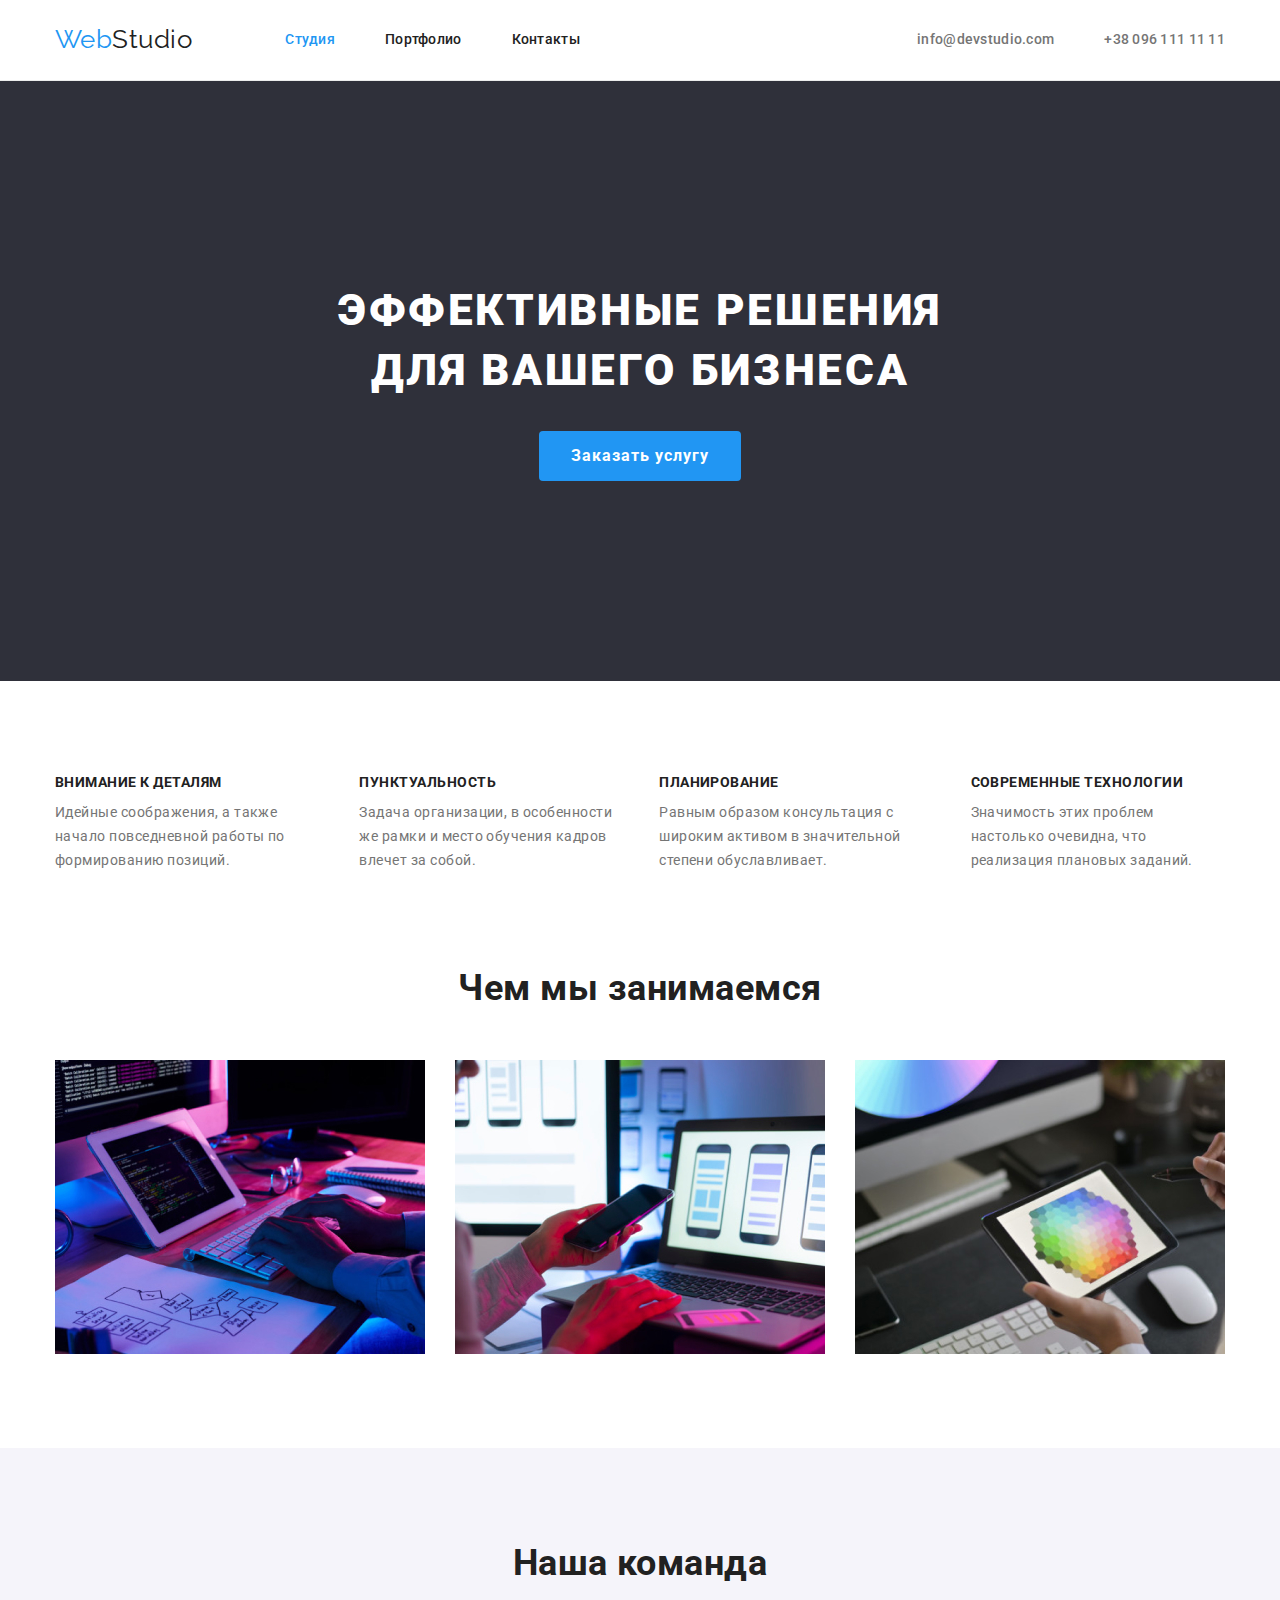
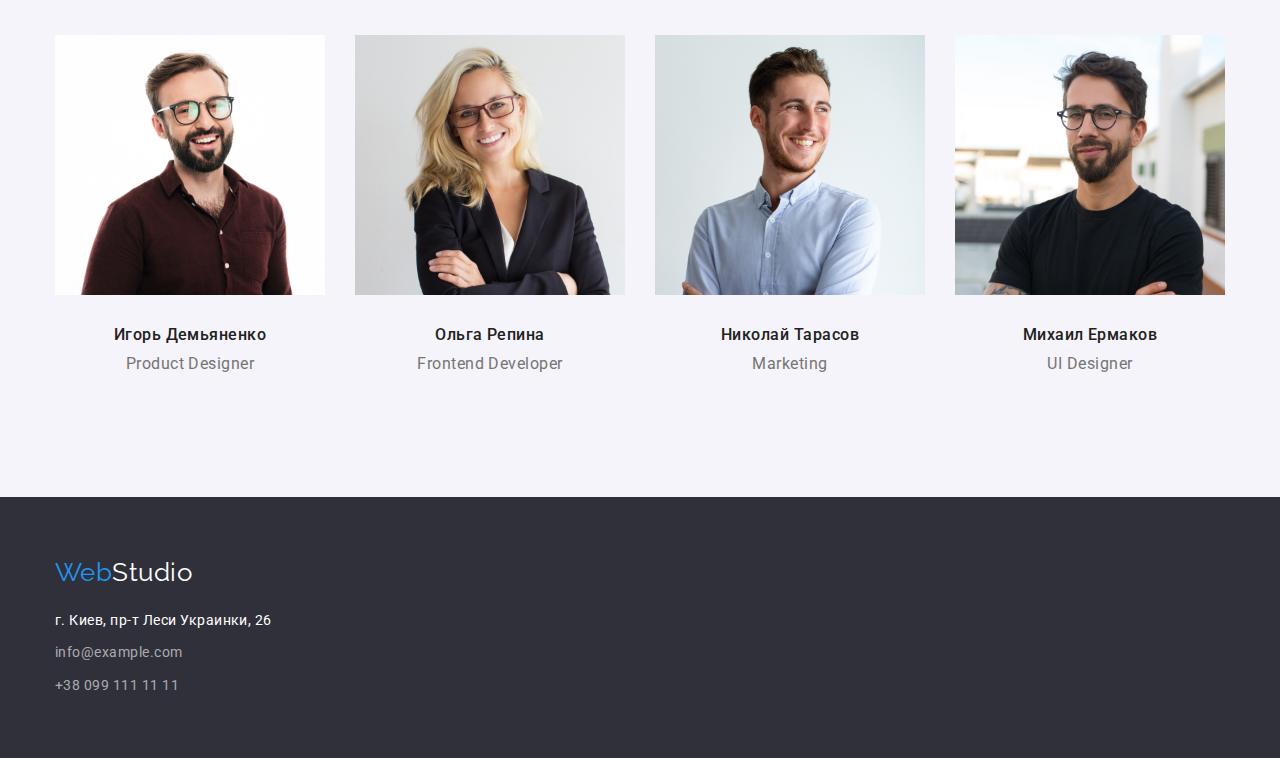
<file: index.html>
<!DOCTYPE html>
<html lang="ru">

<head>
  <meta charset="UTF-8">
  <meta http-equiv="X-UA-Compatible" content="IE=edge">
  <meta name="viewport" content="width=device-width, initial-scale=1.0">
  <title>Document</title>

  <link rel="preconnect" href="https://fonts.googleapis.com">
  <link rel="preconnect" href="https://fonts.gstatic.com" crossorigin>
  <link href="https://fonts.googleapis.com/css2?family=Raleway:wght@700&family=Roboto:wght@400;500;700;900&display=swap"
    rel="stylesheet">

  <link rel="stylesheet" href="./css/modern-normalize.css">
  <link rel="stylesheet" href="./css/styles.css">
</head>

<body class="body">
  <header class="header">
    <div class="container main-nav">
      <nav class="nav">
        <a href="./index.html" class="logo">Web<span class="logo-decor">Studio</span></a>
        <ul class="site-nav list">
          <li class="item"><a href="./index.html" class="link current">Студия</a></li>
          <li class="item"><a href="./portfolio.html" class="link">Портфолио</a></li>
          <li class="item"><a href="" class="link">Контакты</a></li>
        </ul>
      </nav>
      <ul class="contacts-nav list">
        <li class="item"><a href="mailto:info@devstudio.com" class="link">info@devstudio.com</a></li>
        <li class="item"><a href="tel:+380961111111" class="link">+38 096 111 11 11</a></li>
      </ul>
    </div>
  </header>
  <main>
    <!-- Баннер (Герой)-->
    <section class="banner">
      <div class="container">
        <h1 class="banner-name">ЭФФЕКТИВНЫЕ РЕШЕНИЯ <br> ДЛЯ ВАШЕГО БИЗНЕСА</h1>
        <button type="button" class="banner-btn">Заказать услугу</button>
      </div>
    </section>
    <!-- Наши преимущества -->
    <section class="section features-section">
      <div class="container">
        <h2 class="section-title hidden">Наши преимущества</h2>
        <!--Скрыть этот заголовок-->
        <ul class="features list">
          <li class="item">
            <h3 class="features-title">ВНИМАНИЕ К ДЕТАЛЯМ</h3>
            <p class="features-text"> Идейные соображения, а также
              начало повседневной работы по
              формированию позиций.
            </p>
          </li>
          <li class="item">
            <h3 class="features-title">ПУНКТУАЛЬНОСТЬ</h3>
            <p class="features-text"> Задача организации, в особенности
              же рамки и место обучения кадров
              влечет за собой.
            </p>
          </li>
          <li class="item">
            <h3 class="features-title">ПЛАНИРОВАНИЕ</h3>
            <p class="features-text"> Равным образом консультация с
              широким активом в значительной
              степени обуславливает.
            </p>
          </li>
          <li class="item">
            <h3 class="features-title">СОВРЕМЕННЫЕ ТЕХНОЛОГИИ</h3>
            <p class="features-text"> Значимость этих проблем настолько
              очевидна, что реализация плановых
              заданий.
            </p>
          </li>
        </ul>
      </div>
    </section>
    <!-- Чем мы занимаемся -->
    <section class="section">
      <div class="container">
        <h2 class="section-title">Чем мы занимаемся</h2>
        <ul class="activity list">
          <li class="item">
            <img src="./images/comp.jpeg" alt="Человек с компьютером" width="370">
          </li>
          <li class="item">
            <img src="./images/tel.jpeg" alt="Человек с телефоном" width="370">
          </li>
          <li class="item">
            <img src="./images/tablet.jpeg" alt="Человек с планшетом" width="370">
          </li>
        </ul>
      </div>
    </section>
    <!-- Наша команда -->
    <section class="section our-team">
      <div class="container">
        <h2 class="section-title">Наша команда</h2>
        <ul class="person list">
          <li class="item">
            <img src="./images/igor.jpeg" alt="Фотография Игорь Демьяненко" width="270">
            <div class="person-discription">
              <h3 class="person-name">Игорь Демьяненко</h3>
              <p class="person-proffesion">Product Designer</p>
            </div>
          </li>
          <li class="item">
            <img src="./images/olga.jpeg" alt="Фотография Ольга Репина" width="270">
            <div class="person-discription">
              <h3 class="person-name">Ольга Репина</h3>
              <p class="person-proffesion">Frontend Developer</p>
            </div>
          </li>
          <li class="item">
            <img src="./images/nikolaj.jpeg" alt="Фотография Николай Тарасов" width="270">
            <div class="person-discription">
              <h3 class="person-name">Николай Тарасов</h3>
              <p class="person-proffesion">Marketing</p>
            </div>
          </li>
          <li class="item">
            <img src="./images/mikhail.jpeg" alt="Фотография Михаил Ермаков" width="270">
            <div class="person-discription">
              <h3 class="person-name">Михаил Ермаков</h3>
              <p class="person-proffesion">UI Designer</p>
            </div>
          </li>
        </ul>
      </div>
    </section>
  </main>
  <footer class="footer">
    <div class="container">
      <a href="./index.html" class="logo">Web<span class="logo-decor-footer">Studio</span></a>
      <address>
        <ul class="address-list">
          <li class="address-item"><a href="https://goo.gl/maps/SoTXHpnCSXKtqmoF6" class="address-link" target="_blank"
              rel="noopener noreferrer">г. Киев, пр-т Леси Украинки, 26</a></li>
          <li class="address-item"><a href="mailto:info@example.com" class="address-link contact">info@example.com</a>
          </li>
          <li class="address-item"><a href="tel:+380991111111" class="address-link contact">+38 099 111 11 11</a>
          </li>
        </ul>
      </address>
    </div>
  </footer>
</body>

</html>
</file>
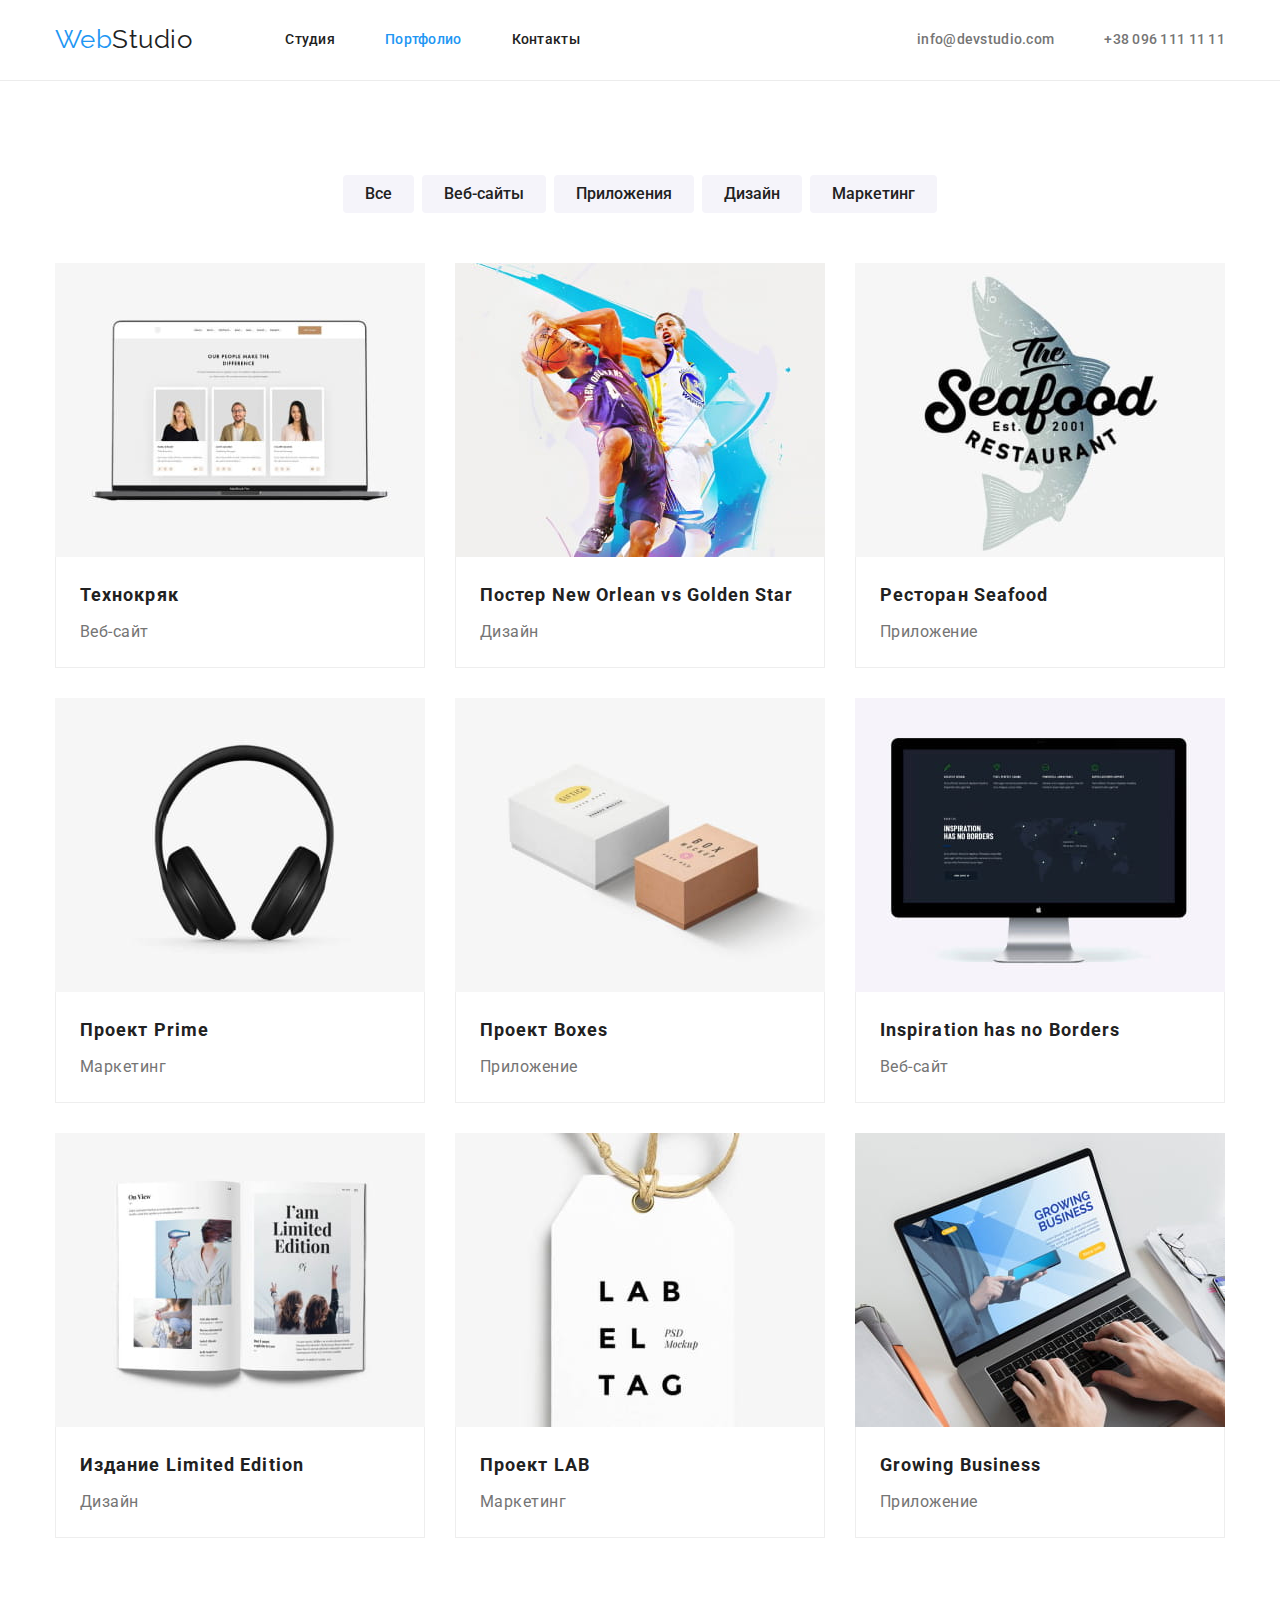
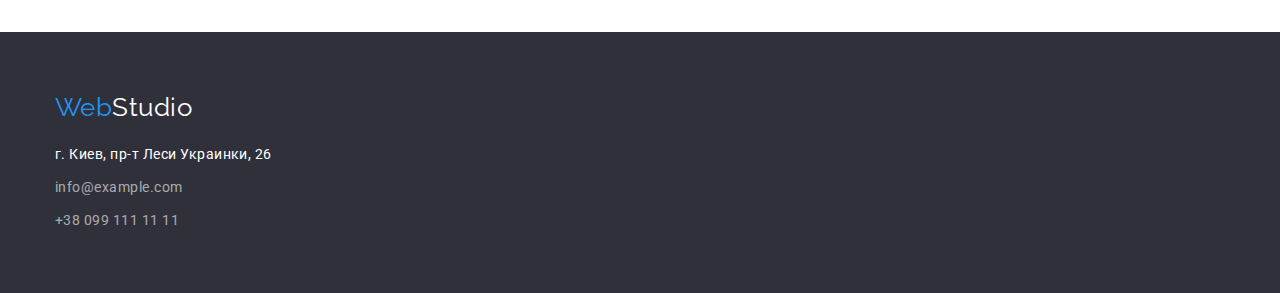
<file: portfolio.html>
<!DOCTYPE html>
<html lang="ru">

<head>
  <meta charset="UTF-8">
  <meta http-equiv="X-UA-Compatible" content="IE=edge">
  <meta name="viewport" content="width=device-width, initial-scale=1.0">
  <title>Document</title>

  <link rel="preconnect" href="https://fonts.googleapis.com">
  <link rel="preconnect" href="https://fonts.gstatic.com" crossorigin>
  <link href="https://fonts.googleapis.com/css2?family=Raleway:wght@700&family=Roboto:wght@400;500;700;900&display=swap"
    rel="stylesheet">

  <link rel="stylesheet" href="./css/modern-normalize.css">
  <link rel="stylesheet" href="./css/styles.css">
</head>

<body class="body">
  <header class="header">
    <div class="container main-nav">
      <nav class="nav">
        <a href="./index.html" class="logo">Web<span class="logo-decor">Studio</span></a>
        <ul class="site-nav list">
          <li class="item"><a href="./index.html" class="link">Студия</a></li>
          <li class="item"><a href="./portfolio.html" class="link current">Портфолио</a></li>
          <li class="item"><a href="" class="link">Контакты</a></li>
        </ul>
      </nav>
      <ul class="contacts-nav list">
        <li class="item"><a href="mailto:info@devstudio.com" class="link">info@devstudio.com</a></li>
        <li class="item"><a href="tel:+380961111111" class="link">+38 096 111 11 11</a></li>
      </ul>
    </div>
  </header>
  <main>
    <section class="section portfolio-section">
      <div class="container">
        <h1 class="section-title hidden">Портфолио</h1><!--Скрытый заголовок-->
        <!--Фильтр из списка кнопок-->
        <ul class="filter list">
          <li class="filter-item"><button type="button" class="btn">Все</button></li>
          <li class="filter-item"><button type="button" class="btn">Веб-сайты</button></li>
          <li class="filter-item"><button type="button" class="btn">Приложения</button></li>
          <li class="filter-item"><button type="button" class="btn">Дизайн</button></li>
          <li class="filter-item"><button type="button" class="btn">Маркетинг</button></li>
        </ul>
        <!--Список наших работ-->
        <ul class="works list">
          <li class="work-item">
            <a href="" class="work-link">
              <img src="./images/portfolio/technokryak.jpeg" alt="Фото сайта на открытом макбуке" width="370"
                height="294">
              <div class="work-frame">
                <h2 class="work-title">Технокряк</h2>
                <p class="work-name">Веб-сайт</p>
              </div>
            </a>
          </li>
          <li class="work-item">
            <a href="" class="work-link">
              <img src="./images/portfolio/poster.jpeg" alt="Фото постера New Orlean vs Golden Star" width="370"
                height="294">
              <div class="work-frame">
                <h2 class="work-title">Постер New Orlean vs Golden Star</h2>
                <p class="work-name">Дизайн</p>
              </div>
            </a>
          </li>
          <li class="work-item">
            <a href="" class="work-link">
              <img src="./images/portfolio/seafood.jpeg" alt="Фото логотипа ресторана " width="370" height="294">
              <div class="work-frame">
                <h2 class="work-title">Ресторан Seafood</h2>
                <p class="work-name">Приложение</p>
              </div>
            </a>
          </li>
          <li class="work-item">
            <a href="" class="work-link">
              <img src="./images/portfolio/prime.jpeg" alt="Фото наушников" width="370" height="294">
              <div class="work-frame">
                <h2 class="work-title">Проект Prime</h2>
                <p class="work-name">Маркетинг</p>
              </div>
            </a>
          </li>
          <li class="work-item">
            <a href="" class="work-link">
              <img src="./images/portfolio/boxes.jpeg" alt="Фото 2 коробки" width="370" height="294">
              <div class="work-frame">
                <h2 class="work-title">Проект Boxes</h2>
                <p class="work-name">Приложение</p>
              </div>
            </a>
          </li>
          <li class="work-item">
            <a href="" class="work-link">
              <img src="./images/portfolio/inspiration.jpeg" alt="Фота монитора Apple" width="370" height="294">
              <div class="work-frame">
                <h2 class="work-title">Inspiration has no Borders</h2>
                <p class="work-name">Веб-сайт</p>
              </div>
            </a>
          </li>
          <li class="work-item">
            <a href="" class="work-link">
              <img src="./images/portfolio/limited-edition.jpeg" alt="Фото издания Limited Edition" width="370"
                height="294">
              <div class="work-frame">
                <h2 class="work-title">Издание Limited Edition</h2>
                <p class="work-name">Дизайн</p>
              </div>
            </a>
          </li>
          <li class="work-item">
            <a href="" class="work-link">
              <img src="./images/portfolio/lab.jpeg" alt="Фото лейбла LAB на нитке" width="370" height="294">
              <div class="work-frame">
                <h2 class="work-title">Проект LAB</h2>
                <p class="work-name">Маркетинг</p>
              </div>
            </a>
          </li>
          <li class="work-item">
            <a href="" class="work-link">
              <img src="./images/portfolio/growing-business.jpeg" alt="Фото человека за лептопом" width="370"
                height="294">
              <div class="work-frame">
                <h2 class="work-title">Growing Business</h2>
                <p class="work-name">Приложение</p>
              </div>
            </a>
          </li>
        </ul>
      </div>
    </section>
  </main>
  <footer class="footer">
    <div class="container">
      <a href="./index.html" class="logo">Web<span class="logo-decor-footer">Studio</span></a>
      <address>
        <ul class="address-list">
          <li class="address-item"><a href="https://goo.gl/maps/SoTXHpnCSXKtqmoF6" class="address-link" target="_blank"
              rel="noopener noreferrer">г. Киев, пр-т Леси Украинки, 26</a></li>
          <li class="address-item"><a href="mailto:info@example.com" class="address-link contact">info@example.com</a>
          </li>
          <li class="address-item"><a href="tel:+380991111111" class="address-link contact">+38 099 111 11 11</a>
          </li>
        </ul>
      </address>
    </div>
  </footer>
</body>

</html>
</file>
<file: css/styles.css>
/* Цвет текста 1 - color: #212121; */
/* Цвет текста 2 - color: #757575; */
/* Цвет текста 3 - color: #FFFFFF; */
/* Цвет фона страницы - color: #FFFFFF; */
/* Цвет фона страницы 2 - color: #F5F4FA; */
/* Цвет фона баннера и футера - color: #2F303A; */
/* Цвет фона кнопок на стр. Портфолио - color: #F5F4FA; */
/* Цвет акцента (фон,текст,кнопки, ссылки) color: #2196F3; */
:root {
  --primary-text-color: #757575;
  --title-text-color: #212121;
  --dark-bg-text-color: #ffffff;
  --accent-color: #2196f3;
  --primary-bg-color: #ffffff;
  --second-bg-color: #f5f4fa;
  --banner-bg-color: #2f303a;
  --footer-bg-color: #2f303a;
}
/* html {
  box-sizing: border-box;
}
*,
*::before,
*::after {
  box-sizing: inherit;
} */
.body {
  font-family: Roboto, sans-serif;
  letter-spacing: 0.03em;
  color: var(--primary-text-color);
  background-color: var(--primary-bg-color);
}
.list {
  display: flex;
  margin: 0;
  padding: 0;
  list-style: none;
}
.link {
  font-weight: 500;
  font-size: 14px;
  line-height: 1.14;
  letter-spacing: 0.02em;
  text-decoration: none;
}
.container {
  width: 1200px;
  padding-left: 15px;
  padding-right: 15px;
  margin-left: auto;
  margin-right: auto;

  /* background-color: salmon; */
}
img {
  display: block;
}
/* Шапка сайта */
.header {
  border-bottom: 1px solid #ececec;
}
.main-nav,
.nav {
  display: flex;
  align-items: center;
}

.logo {
  display: block;
  padding-top: 24px;
  padding-bottom: 25px;
  font-family: Raleway;
  font-size: 26px;
  line-height: 1.2;
  color: var(--accent-color);
  text-decoration: none;
}
.logo-decor {
  color: var(--title-text-color);
}
.logo:hover,
.logo:focus {
  text-decoration: none;
}
.site-nav {
  margin-left: 93px;
}
.site-nav .item:not(:last-child) {
  margin-right: 50px;
}
ul .link.current {
  color: var(--accent-color);
}
.site-nav .link {
  display: block;
  padding-top: 32px;
  padding-bottom: 32px;
  color: var(--title-text-color);
}
.site-nav .link:focus,
.site-nav .link:hover {
  color: var(--accent-color);
}

.contacts-nav {
  margin-left: auto;
}
.contacts-nav .item + .item {
  margin-left: 50px;
}
.contacts-nav .link {
  display: block;
  padding-top: 32px;
  padding-bottom: 32px;
  color: var(--primary-text-color);
}
.contacts-nav .link:focus,
.contacts-nav .link:hover {
  color: var(--accent-color);
}

/* Стили главной страницы */

/* Баннер на главной странице */
.banner {
  text-align: center;
  padding-top: 200px;
  padding-bottom: 200px;
  background-color: var(--banner-bg-color);
}
.banner-name {
  margin-top: 0;
  margin-bottom: 30px;
  font-weight: 900;
  font-size: 44px;
  line-height: 1.36;
  letter-spacing: 0.06em;
  color: var(--dark-bg-text-color);
}
/* Кнопка на баннере */
.banner-btn {
  padding: 10px 32px;

  font-family: inherit;
  font-weight: bold;
  font-size: 16px;
  line-height: 1.88;
  letter-spacing: 0.06em;
  color: var(--dark-bg-text-color);

  background-color: var(--accent-color);
  border: 0px;
  border-radius: 4px;

  cursor: pointer;
}

/* Секции */
.section {
  padding-top: 94px;
  padding-bottom: 94px;
}
.section-title {
  margin-top: 0;
  margin-bottom: 50px;
  font-size: 36px;
  line-height: 1.2;
  color: var(--title-text-color);
  text-align: center;
}
.features-section {
  padding-bottom: 0;
}
.features .item {
  width: calc((100%-30px * 3) / 4);
}
.features .item + .item {
  margin-left: 30px;
}
.features-title {
  margin-top: 0;
  margin-bottom: 10px;
  font-size: 14px;
  line-height: 1.14;
  color: var(--title-text-color);
}
.features-text {
  margin-top: 0;
  margin-bottom: 0;
  font-size: 14px;
  line-height: 1.71;
}
/* .activity .item {
  width: calc((100%-2*30px) / 3);
} */
.activity .item:not(:last-child) {
  margin-right: 30px;
}

/* .person .item {
  width: calc((100%-3*30px) / 4);
} */
.person .item:not(:last-child) {
  margin-right: 30px;
}
.person-discription {
  padding-top: 30px;
  padding-bottom: 30px;
}
.person-name {
  margin-top: 0;
  margin-bottom: 10px;
  font-weight: 500;
  font-size: 16px;
  line-height: 1.2;
  color: var(--title-text-color);
}
.person-proffesion {
  margin-top: 0;
  margin-bottom: 0;
  font-size: 16px;
  line-height: 1.2;
}
.our-team {
  background-color: var(--second-bg-color);
  text-align: center;
}

/* Страница портфолио */
/* Кнопки страницы портфолио */
.filter-item:not(:last-child) {
  margin-right: 8px;
}
.filter {
  justify-content: center;
  margin-bottom: 50px;
}
.btn {
  padding: 6px 22px;

  font-family: inherit;
  font-weight: 500;
  font-size: 16px;
  line-height: 1.6;
  color: var(--title-text-color);

  background-color: var(--second-bg-color);
  border: 0px;
  border-radius: 4px;

  cursor: pointer;
}
.btn:hover,
.btn:focus {
  color: var(--dark-bg-text-color);
  background-color: var(--accent-color);
  box-shadow: 0px 3px 1px rgba(0, 0, 0, 0.1), 0px 1px 2px rgba(0, 0, 0, 0.08),
    0px 2px 2px rgba(0, 0, 0, 0.12);
}

/* Галерея страницы портфолио */
.works.list {
  flex-wrap: wrap;
}
.work-item {
  width: 370px;
  margin-right: 30px;
  margin-bottom: 30px;
}
.work-item:nth-child(3n) {
  margin-right: 0;
}
.work-item:nth-last-child(-n + 3) {
  margin-bottom: 0;
}
.work-link {
  text-decoration: none;
}
.work-frame {
  padding: 20px 24px;
  border-left: 1px solid #eeeeee;
  border-right: 1px solid #eeeeee;
  border-bottom: 1px solid #eeeeee;
}
.work-title {
  margin-top: 0;
  margin-bottom: 4px;
  font-size: 18px;
  line-height: 2;
  letter-spacing: 0.06em;
  color: var(--title-text-color);
}
.work-name {
  margin-top: 0;
  margin-bottom: 0;
  font-size: 16px;
  line-height: 1.88;
  color: var(--primary-text-color);
}

/* Подвал сайта */
.footer {
  padding-top: 60px;
  padding-bottom: 60px;
  background-color: var(--footer-bg-color);
}
.footer .logo {
  padding-top: 0;
  padding-bottom: 0;
}
.logo-decor-footer {
  color: var(--dark-bg-text-color);
}
.address-list {
  list-style: none;
  margin: 0;
  padding: 0;
  margin-top: 20px;
  font-style: normal;
  font-weight: normal;
  font-size: 14px;
  line-height: 1.7;
}
.address-item:not(:first-child) {
  margin-top: 9px;
}
.address-link {
  text-decoration: none;
  color: var(--dark-bg-text-color);
}
.address-link:hover,
.address-link:focus {
  color: var(--accent-color);
}
.contact {
  color: rgba(255, 255, 255, 0.6);
}

/* Прячет то, что нужно спрятать :) */
.hidden {
  position: absolute;
  width: 1px;
  height: 1px;
  margin: -1px;
  border: 0;
  padding: 0;

  white-space: nowrap;
  clip-path: inset(100%);
  clip: rect(0 0 0 0);
  overflow: hidden;
}
</file>
